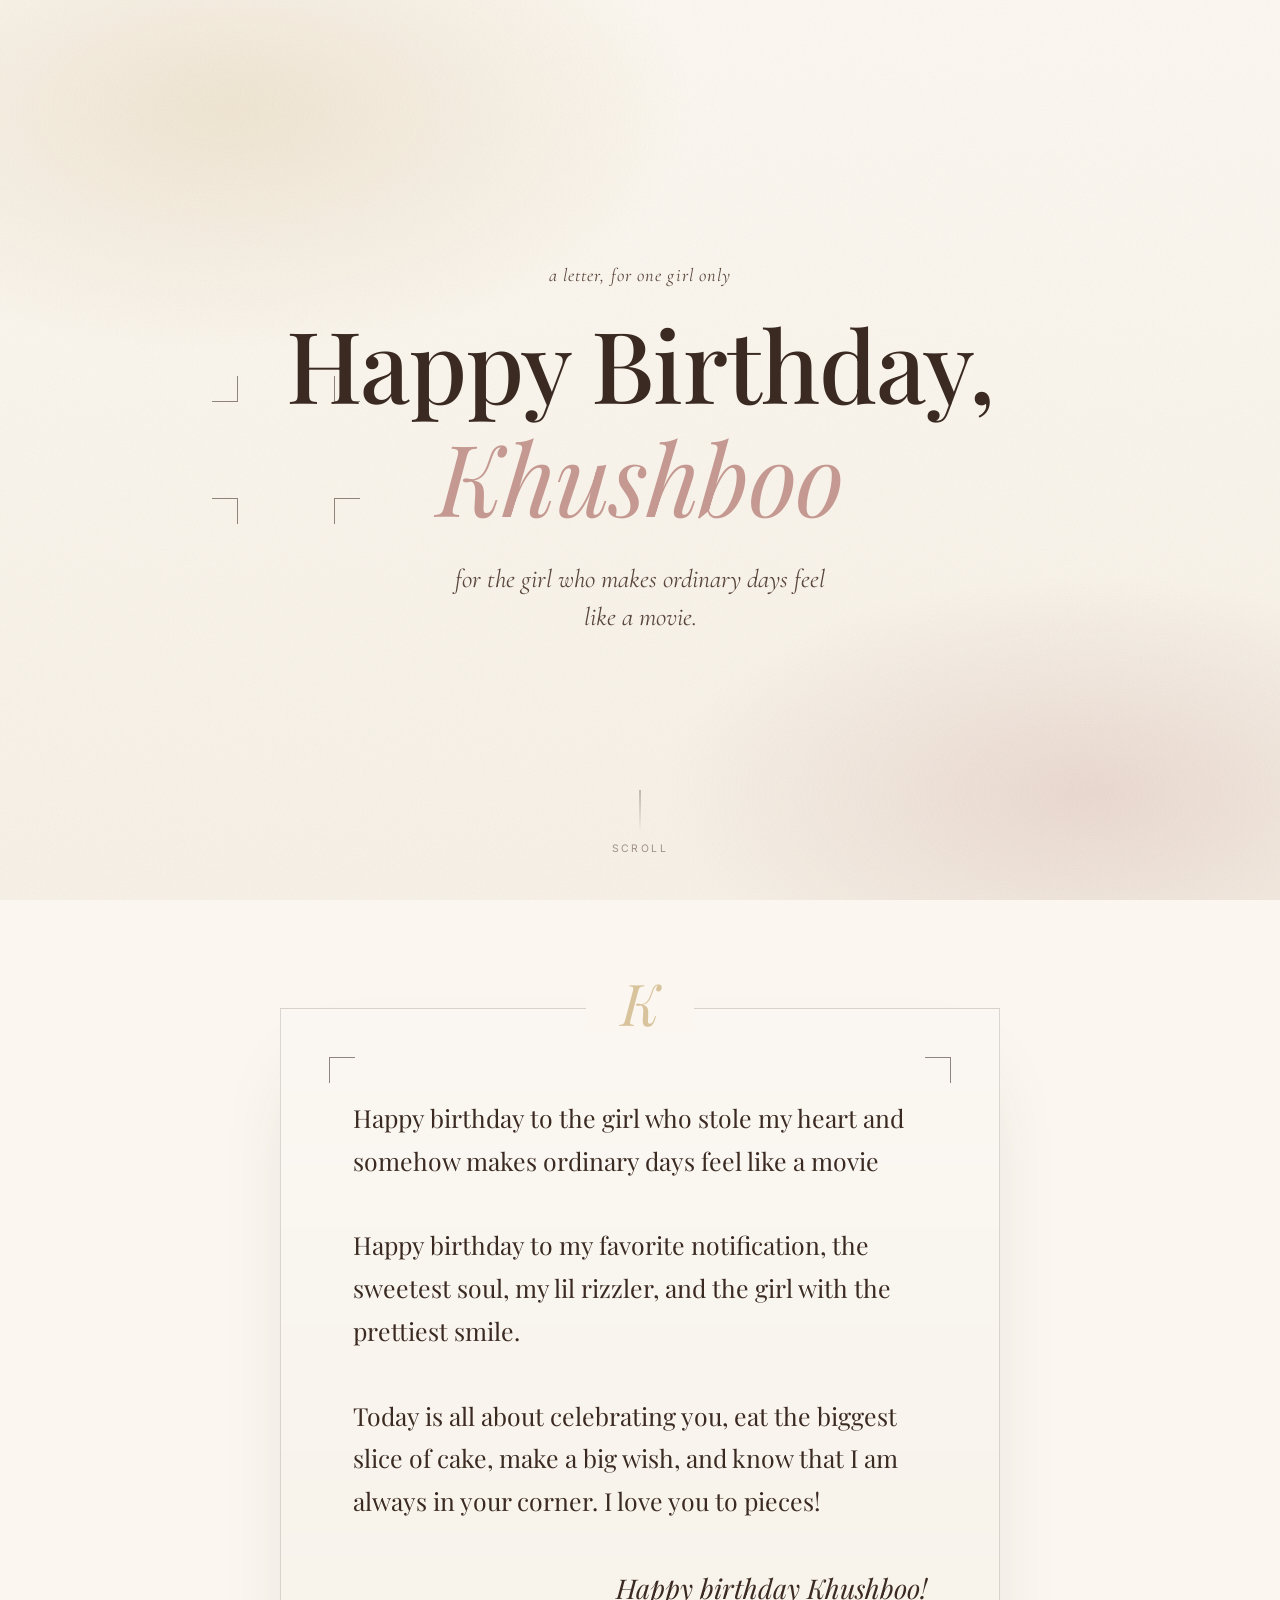
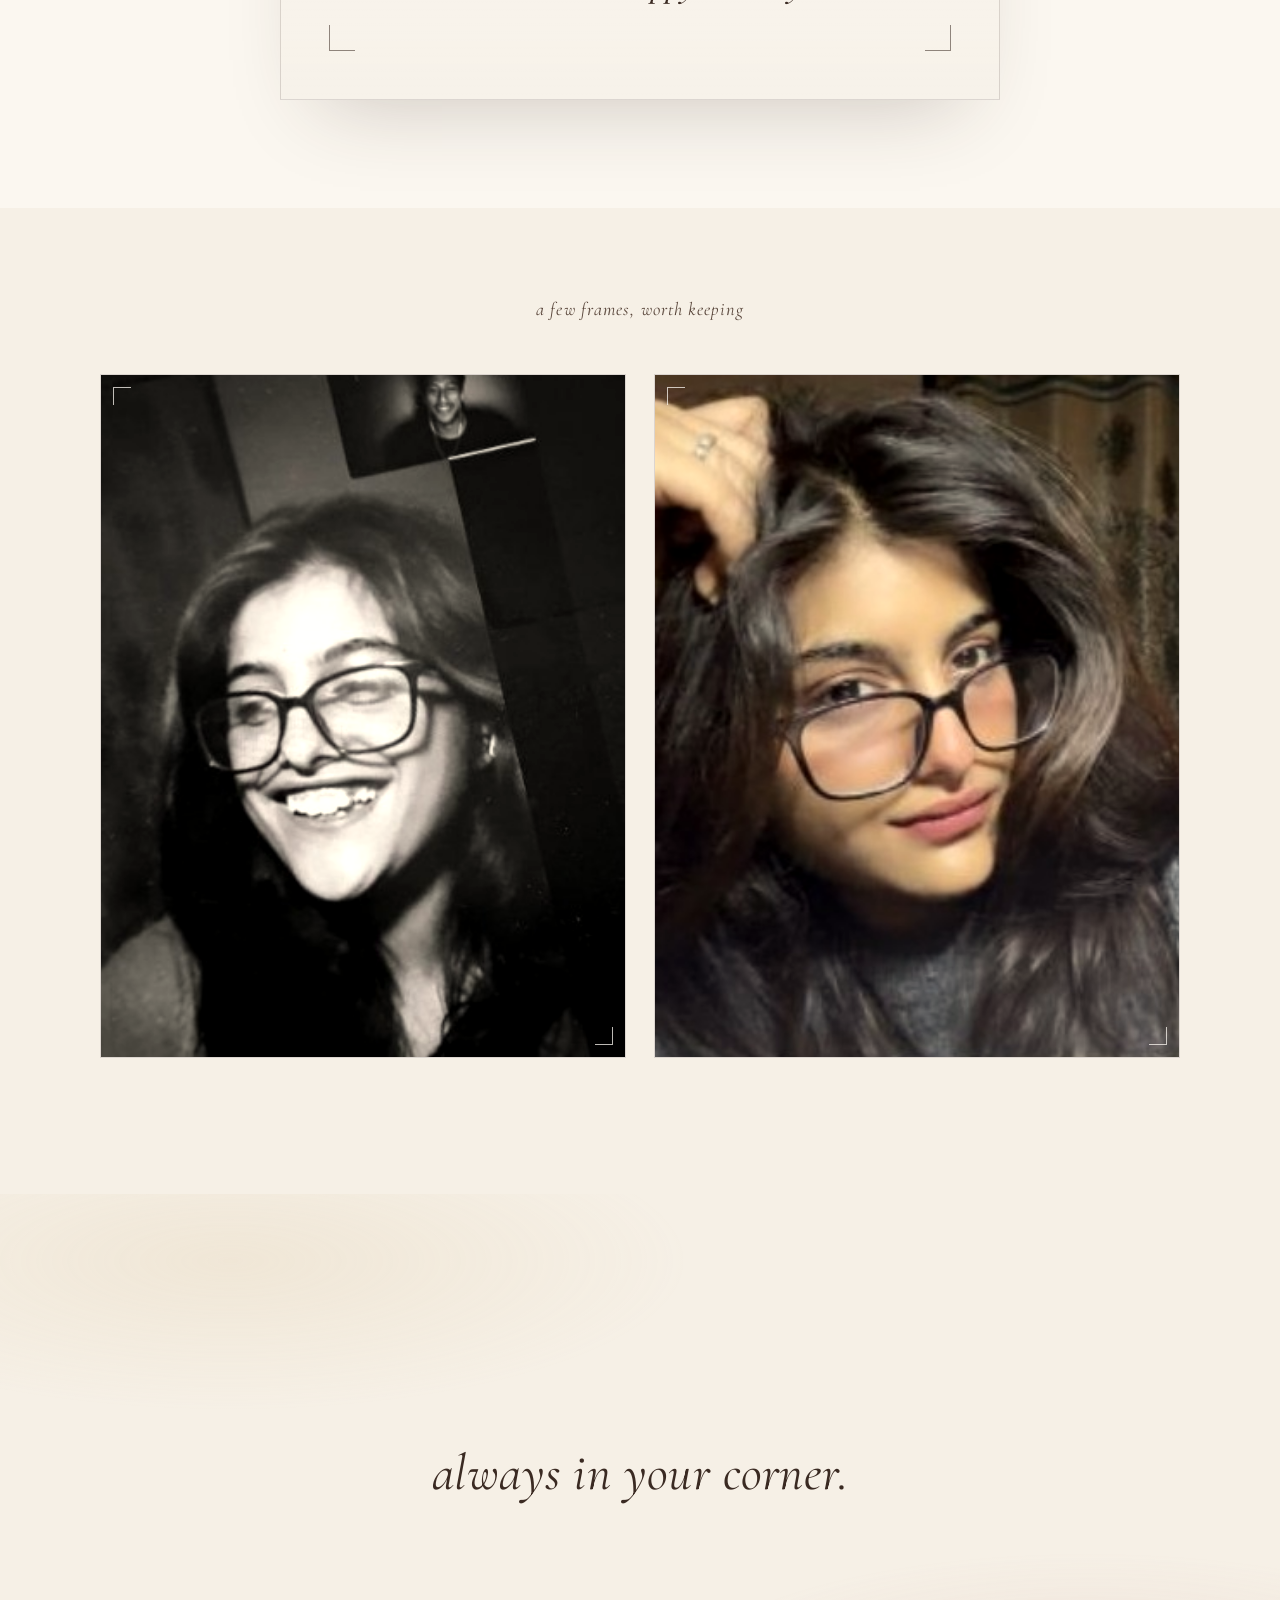
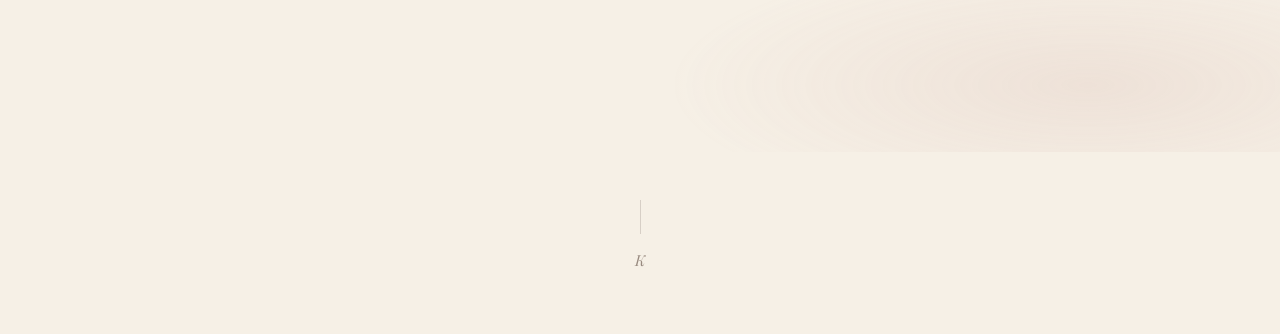
<file: index.html>
<!DOCTYPE html>
<html lang="en">
<head>
<meta charset="UTF-8" />
<meta name="viewport" content="width=device-width, initial-scale=1.0" />
<title>Khushboo</title>
<meta name="description" content="For Khushboo." />

<link rel="preconnect" href="https://fonts.googleapis.com">
<link rel="preconnect" href="https://fonts.gstatic.com" crossorigin>
<link href="https://fonts.googleapis.com/css2?family=Cormorant+Garamond:ital,wght@0,400;0,500;1,400;1,500&family=Playfair+Display:ital,wght@0,400;0,500;0,600;1,500&family=Inter:wght@300;400;500&display=swap" rel="stylesheet">

<link rel="stylesheet" href="style.css" />
<style>
  /* gallery override: two photos only */
  .gallery__grid{
    grid-template-columns: 1fr 1fr;
    grid-template-areas: "tall s1";
  }
  .gallery__item--tall,
  .gallery__item--s1{
    aspect-ratio: 4 / 5.2;
  }
  @media (max-width: 720px){
    .gallery__grid{
      grid-template-columns: 1fr;
      grid-template-areas: "tall" "s1";
    }
  }
</style>
</head>
<body>

<!-- film grain overlay, sits above everything -->
<div class="grain" aria-hidden="true"></div>

<main>

  <!-- ============ HERO ============ -->
  <section class="hero" id="hero">
    <div class="light-leak" aria-hidden="true"></div>

    <div class="frame" aria-hidden="true">
      <span class="corner corner--tl"></span>
      <span class="corner corner--tr"></span>
      <span class="corner corner--bl"></span>
      <span class="corner corner--br"></span>
    </div>

    <div class="hero__content">
      <p class="eyebrow reveal" data-reveal>a letter, for one girl only</p>
      <h1 class="hero__title">
        <span class="reveal" data-reveal>Happy Birthday,</span>
        <span class="reveal reveal--delay-1" data-reveal>Khushboo</span>
      </h1>
      <p class="hero__sub reveal reveal--delay-2" data-reveal>
        for the girl who makes ordinary days feel like a movie.
      </p>
    </div>

    <div class="scrollcue" aria-hidden="true">
      <span class="scrollcue__line"></span>
      <span class="scrollcue__label">scroll</span>
    </div>
  </section>

  <!-- ============ LETTER ============ -->
  <section class="letter" id="letter">
    <div class="letter__frame">
      <span class="corner corner--tl"></span>
      <span class="corner corner--tr"></span>
      <span class="corner corner--bl"></span>
      <span class="corner corner--br"></span>

      <span class="monogram" aria-hidden="true">K</span>

      <div class="letter__body">
        <p class="reveal-line" data-reveal>Happy birthday to the girl who stole my heart and somehow makes ordinary days feel like a movie</p>
        <p class="reveal-line" data-reveal>Happy birthday to my favorite notification, the sweetest soul, my lil rizzler, and the girl with the prettiest smile.</p>
        <p class="reveal-line" data-reveal>Today is all about celebrating you, eat the biggest slice of cake, make a big wish, and know that I am always in your corner. I love you to pieces!</p>
        <p class="reveal-line reveal-line--signoff" data-reveal>Happy birthday Khushboo!</p>
      </div>
    </div>
  </section>

  <!-- ============ GALLERY ============ -->
  <section class="gallery" id="gallery">
    <p class="eyebrow eyebrow--center reveal" data-reveal>a few frames, worth keeping</p>

    <div class="gallery__grid">
      <figure class="gallery__item gallery__item--tall reveal" data-reveal>
        <span class="corner corner--tl"></span>
        <span class="corner corner--br"></span>
        <img src="photo-1.jpg" alt="Khushboo smiling" loading="lazy" />
      </figure>

      <figure class="gallery__item gallery__item--s1 reveal reveal--delay-1" data-reveal>
        <span class="corner corner--tl"></span>
        <span class="corner corner--br"></span>
        <img src="photo-3.jpg" alt="Khushboo" loading="lazy" />
      </figure>
    </div>
  </section>

  <!-- ============ CLOSING ============ -->
  <section class="closing" id="closing">
    <div class="light-leak light-leak--soft" aria-hidden="true"></div>
    <p class="closing__line reveal" data-reveal>always in your corner.</p>
  </section>

  <footer class="footer">
    <span class="footer__rule" aria-hidden="true"></span>
    <span class="footer__mark">K</span>
  </footer>

</main>

<script src="script.js"></script>
</body>
</html>
</file>
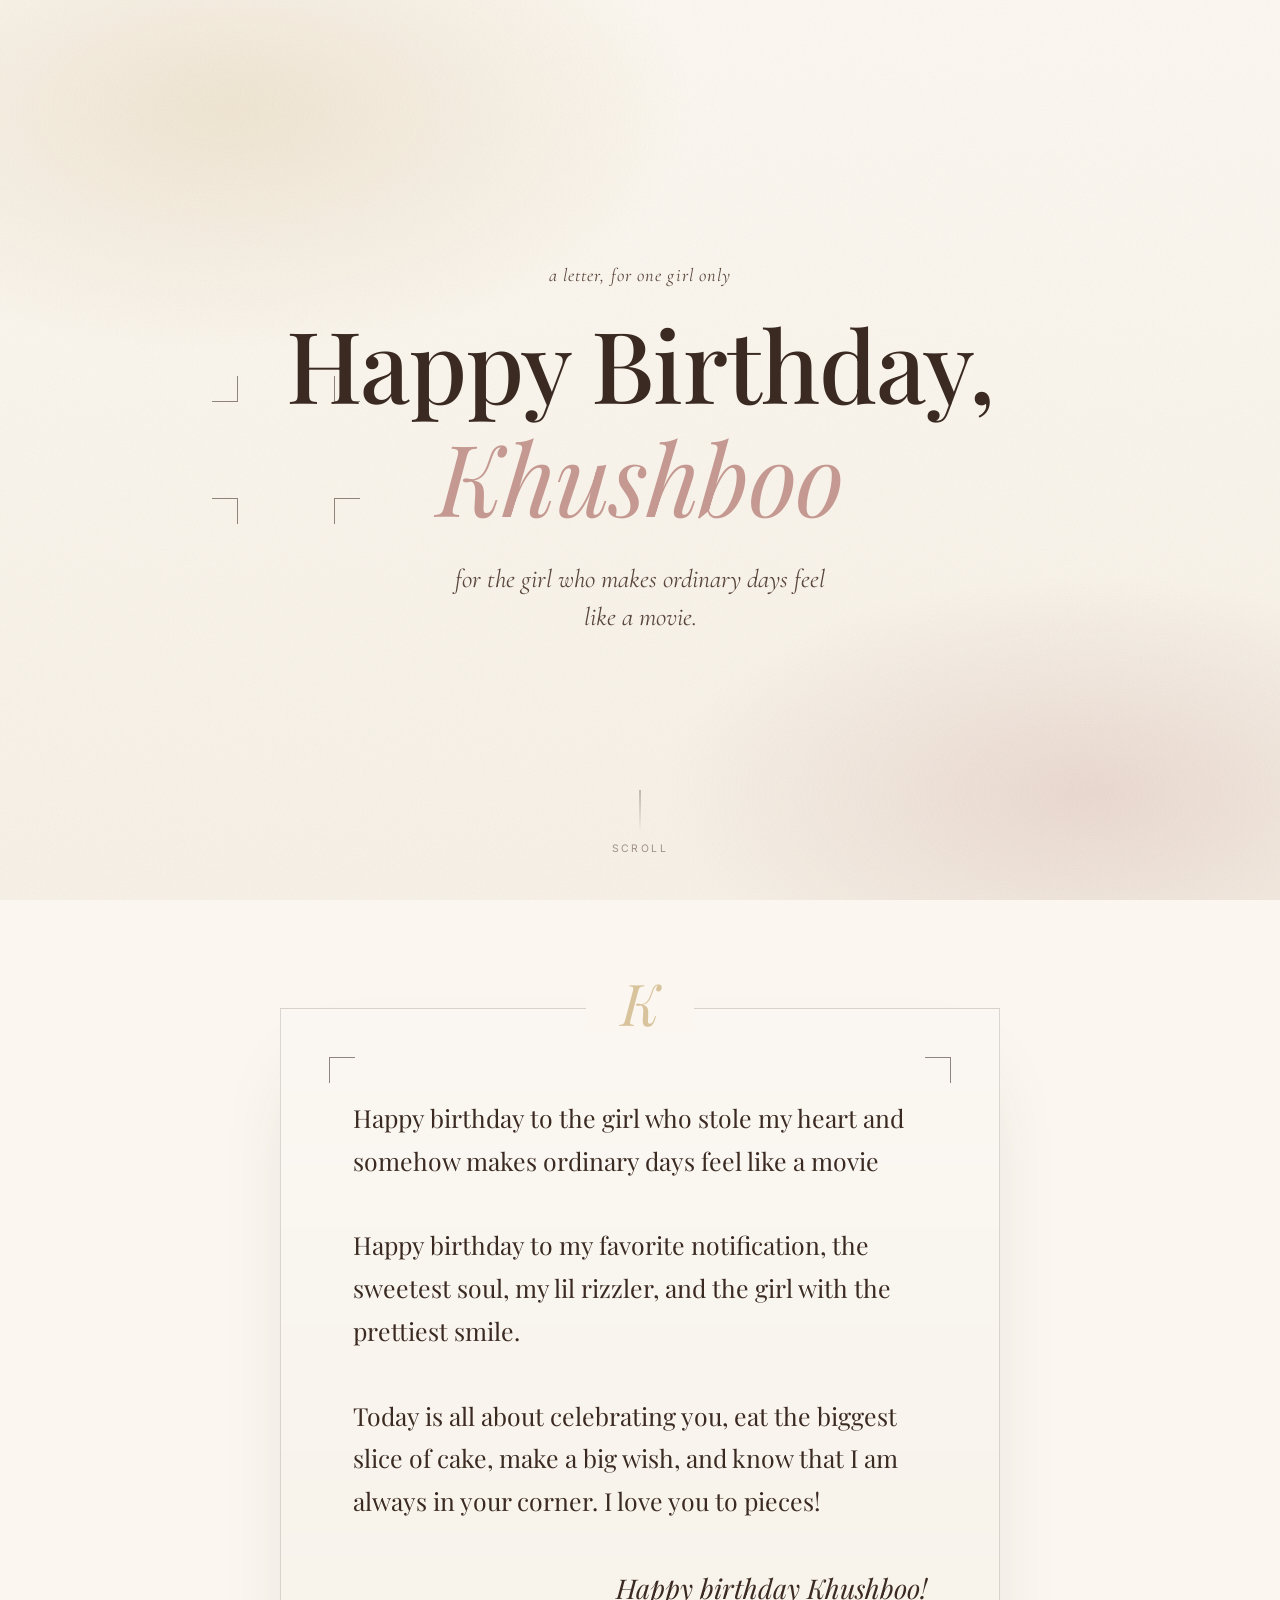
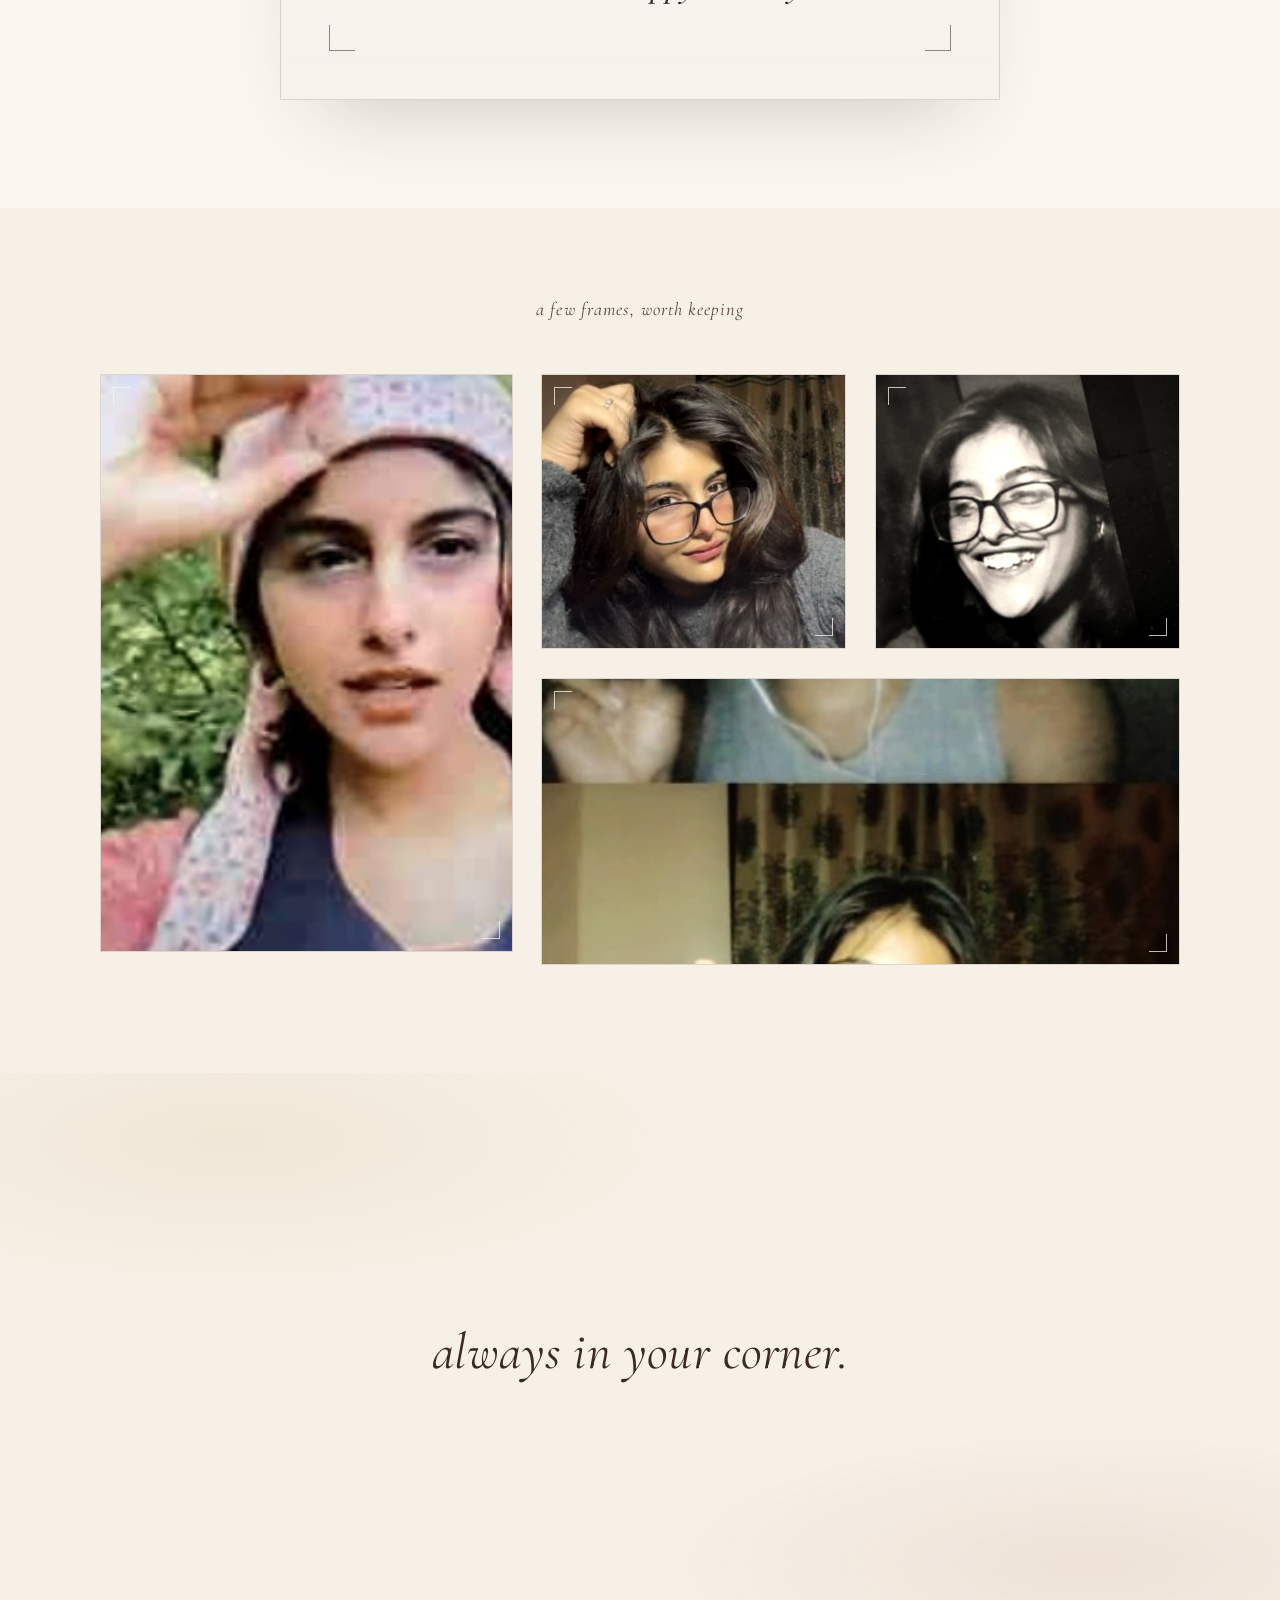
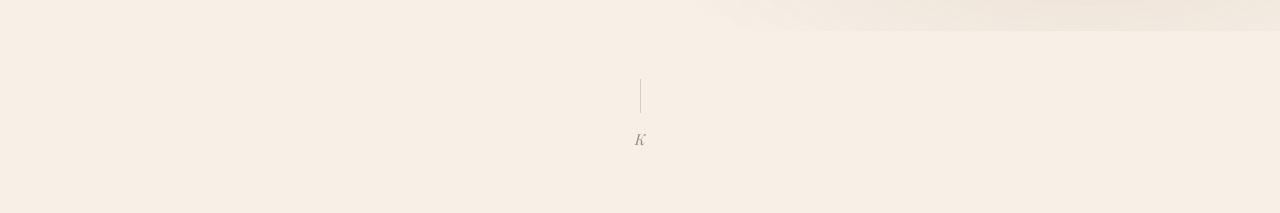
<file: index22.html>
<!DOCTYPE html>
<html lang="en">
<head>
<meta charset="UTF-8" />
<meta name="viewport" content="width=device-width, initial-scale=1.0" />
<title>Khushboo</title>
<meta name="description" content="For Khushboo." />

<link rel="preconnect" href="https://fonts.googleapis.com">
<link rel="preconnect" href="https://fonts.gstatic.com" crossorigin>
<link href="https://fonts.googleapis.com/css2?family=Cormorant+Garamond:ital,wght@0,400;0,500;1,400;1,500&family=Playfair+Display:ital,wght@0,400;0,500;0,600;1,500&family=Inter:wght@300;400;500&display=swap" rel="stylesheet">

<link rel="stylesheet" href="style.css" />
</head>
<body>

<!-- film grain overlay, sits above everything -->
<div class="grain" aria-hidden="true"></div>

<main>

  <!-- ============ HERO ============ -->
  <section class="hero" id="hero">
    <div class="light-leak" aria-hidden="true"></div>

    <div class="frame" aria-hidden="true">
      <span class="corner corner--tl"></span>
      <span class="corner corner--tr"></span>
      <span class="corner corner--bl"></span>
      <span class="corner corner--br"></span>
    </div>

    <div class="hero__content">
      <p class="eyebrow reveal" data-reveal>a letter, for one girl only</p>
      <h1 class="hero__title">
        <span class="reveal" data-reveal>Happy Birthday,</span>
        <span class="reveal reveal--delay-1" data-reveal>Khushboo</span>
      </h1>
      <p class="hero__sub reveal reveal--delay-2" data-reveal>
        for the girl who makes ordinary days feel like a movie.
      </p>
    </div>

    <div class="scrollcue" aria-hidden="true">
      <span class="scrollcue__line"></span>
      <span class="scrollcue__label">scroll</span>
    </div>
  </section>

  <!-- ============ LETTER ============ -->
  <section class="letter" id="letter">
    <div class="letter__frame">
      <span class="corner corner--tl"></span>
      <span class="corner corner--tr"></span>
      <span class="corner corner--bl"></span>
      <span class="corner corner--br"></span>

      <span class="monogram" aria-hidden="true">K</span>

      <div class="letter__body">
        <p class="reveal-line" data-reveal>Happy birthday to the girl who stole my heart and somehow makes ordinary days feel like a movie</p>
        <p class="reveal-line" data-reveal>Happy birthday to my favorite notification, the sweetest soul, my lil rizzler, and the girl with the prettiest smile.</p>
        <p class="reveal-line" data-reveal>Today is all about celebrating you, eat the biggest slice of cake, make a big wish, and know that I am always in your corner. I love you to pieces!</p>
        <p class="reveal-line reveal-line--signoff" data-reveal>Happy birthday Khushboo!</p>
      </div>
    </div>
  </section>

  <!-- ============ GALLERY ============ -->
  <section class="gallery" id="gallery">
    <p class="eyebrow eyebrow--center reveal" data-reveal>a few frames, worth keeping</p>

    <div class="gallery__grid">
      <figure class="gallery__item gallery__item--tall reveal" data-reveal>
        <span class="corner corner--tl"></span>
        <span class="corner corner--br"></span>
        <img src="photo-4.jpg" alt="Khushboo outdoors" loading="lazy" />
      </figure>

      <figure class="gallery__item gallery__item--s1 reveal reveal--delay-1" data-reveal>
        <span class="corner corner--tl"></span>
        <span class="corner corner--br"></span>
        <img src="photo-3.jpg" alt="Khushboo" loading="lazy" />
      </figure>

      <figure class="gallery__item gallery__item--s2 reveal reveal--delay-1" data-reveal>
        <span class="corner corner--tl"></span>
        <span class="corner corner--br"></span>
        <img src="photo-1.jpg" alt="Khushboo smiling" loading="lazy" />
      </figure>

      <figure class="gallery__item gallery__item--wide reveal reveal--delay-2" data-reveal>
        <span class="corner corner--tl"></span>
        <span class="corner corner--br"></span>
        <img src="photo-2.jpg" alt="Khushboo" loading="lazy" />
      </figure>
    </div>
  </section>

  <!-- ============ CLOSING ============ -->
  <section class="closing" id="closing">
    <div class="light-leak light-leak--soft" aria-hidden="true"></div>
    <p class="closing__line reveal" data-reveal>always in your corner.</p>
  </section>

  <footer class="footer">
    <span class="footer__rule" aria-hidden="true"></span>
    <span class="footer__mark">K</span>
  </footer>

</main>

<script src="script.js"></script>
</body>
</html>
</file>
<file: style.css>
/* ============================================================
   TOKENS
   ============================================================ */
:root{
  --ivory: #f6f0e6;
  --cream: #fbf7f0;
  --blush: #e9d7cf;
  --dusty-rose: #c69a92;
  --champagne: #d9c39c;
  --espresso: #3a2a22;
  --espresso-soft: #5a473c;
  --hairline: rgba(58,42,34,0.16);
  --gold-line: rgba(201,166,110,0.55);

  --display: "Playfair Display", "Times New Roman", serif;
  --script: "Cormorant Garamond", "Times New Roman", serif;
  --body: "Inter", -apple-system, BlinkMacSystemFont, sans-serif;

  --ease: cubic-bezier(.22,.7,.2,1);
}

*{ box-sizing: border-box; }

html{
  scroll-behavior: smooth;
}

body{
  margin: 0;
  background: var(--ivory);
  color: var(--espresso);
  font-family: var(--body);
  -webkit-font-smoothing: antialiased;
  -moz-osx-font-smoothing: grayscale;
  overflow-x: hidden;
}

@media (prefers-reduced-motion: reduce){
  *{ animation-duration: 0.01ms !important; animation-iteration-count: 1 !important; transition-duration: 0.01ms !important; scroll-behavior: auto !important; }
}

:focus-visible{
  outline: 1px solid var(--dusty-rose);
  outline-offset: 4px;
}

/* ============================================================
   GRAIN + LIGHT LEAK (shared atmosphere)
   ============================================================ */
.grain{
  position: fixed;
  inset: 0;
  z-index: 50;
  pointer-events: none;
  opacity: 0.05;
  mix-blend-mode: multiply;
  background-image: url("data:image/svg+xml,%3Csvg xmlns='http://www.w3.org/2000/svg' width='120' height='120'%3E%3Cfilter id='n'%3E%3CfeTurbulence type='fractalNoise' baseFrequency='0.9' numOctaves='2' stitchTiles='stitch'/%3E%3C/filter%3E%3Crect width='100%25' height='100%25' filter='url(%23n)'/%3E%3C/svg%3E");
  background-size: 220px 220px;
}

.light-leak{
  position: absolute;
  inset: 0;
  z-index: 0;
  pointer-events: none;
  background:
    radial-gradient(ellipse 60% 45% at 18% 12%, rgba(217,195,156,0.35), transparent 60%),
    radial-gradient(ellipse 55% 40% at 85% 88%, rgba(198,154,146,0.28), transparent 60%);
  animation: drift 22s ease-in-out infinite alternate;
}
.light-leak--soft{ opacity: 0.6; }

@keyframes drift{
  0%   { transform: translate3d(0,0,0) scale(1); }
  100% { transform: translate3d(-1.5%, 1%, 0) scale(1.04); }
}

/* ============================================================
   FRAME CORNERS — the signature motif (viewfinder / film-slate marks)
   ============================================================ */
.frame, .letter__frame{
  position: relative;
}
.corner{
  position: absolute;
  width: 26px;
  height: 26px;
  z-index: 3;
  opacity: 0.55;
}
.corner--tl{ top: clamp(18px, 4vw, 48px); left: clamp(18px, 4vw, 48px); border-top: 1px solid var(--espresso); border-left: 1px solid var(--espresso); }
.corner--tr{ top: clamp(18px, 4vw, 48px); right: clamp(18px, 4vw, 48px); border-top: 1px solid var(--espresso); border-right: 1px solid var(--espresso); }
.corner--bl{ bottom: clamp(18px, 4vw, 48px); left: clamp(18px, 4vw, 48px); border-bottom: 1px solid var(--espresso); border-left: 1px solid var(--espresso); }
.corner--br{ bottom: clamp(18px, 4vw, 48px); right: clamp(18px, 4vw, 48px); border-bottom: 1px solid var(--espresso); border-right: 1px solid var(--espresso); }

/* ============================================================
   HERO
   ============================================================ */
.hero{
  position: relative;
  min-height: 100svh;
  display: flex;
  align-items: center;
  justify-content: center;
  text-align: center;
  overflow: hidden;
  background:
    linear-gradient(180deg, var(--cream) 0%, var(--ivory) 100%);
  padding: 0 6vw;
}

.hero__content{
  position: relative;
  z-index: 2;
  max-width: 900px;
}

.eyebrow{
  font-family: var(--script);
  font-style: italic;
  font-size: clamp(0.95rem, 1.6vw, 1.15rem);
  color: var(--espresso-soft);
  letter-spacing: 0.06em;
  margin: 0 0 1.6rem;
}

.hero__title{
  margin: 0;
  font-family: var(--display);
  font-weight: 500;
  font-size: clamp(2.6rem, 8vw, 6.2rem);
  line-height: 1.06;
  letter-spacing: -0.01em;
  color: var(--espresso);
}
.hero__title span{ display: block; }
.hero__title span:last-child{
  font-style: italic;
  font-weight: 400;
  color: var(--dusty-rose);
  margin-top: 0.08em;
}

.hero__sub{
  margin: 1.9rem auto 0;
  max-width: 34ch;
  font-family: var(--script);
  font-style: italic;
  font-weight: 400;
  font-size: clamp(1.15rem, 2.4vw, 1.6rem);
  line-height: 1.5;
  color: var(--espresso-soft);
}

.scrollcue{
  position: absolute;
  left: 50%;
  bottom: clamp(24px, 5vh, 48px);
  transform: translateX(-50%);
  z-index: 2;
  display: flex;
  flex-direction: column;
  align-items: center;
  gap: 10px;
  opacity: 0.55;
}
.scrollcue__line{
  width: 1px;
  height: 42px;
  background: linear-gradient(180deg, var(--espresso), transparent);
  animation: cue 2.6s ease-in-out infinite;
}
.scrollcue__label{
  font-family: var(--body);
  font-size: 0.65rem;
  letter-spacing: 0.24em;
  text-transform: uppercase;
  color: var(--espresso-soft);
}
@keyframes cue{
  0%,100%{ transform: scaleY(1); opacity: 0.5; }
  50%{ transform: scaleY(0.6); opacity: 1; }
}

/* ============================================================
   LETTER SECTION
   ============================================================ */
.letter{
  position: relative;
  padding: clamp(5rem, 12vh, 9rem) 6vw;
  background: var(--cream);
  display: flex;
  justify-content: center;
}

.letter__frame{
  position: relative;
  width: min(720px, 100%);
  padding: clamp(3.2rem, 8vw, 5.5rem) clamp(1.8rem, 6vw, 4.5rem);
  background:
    linear-gradient(180deg, rgba(255,255,255,0.5), rgba(255,255,255,0.15)),
    var(--ivory);
  border: 1px solid var(--hairline);
  box-shadow: 0 40px 80px -40px rgba(58,42,34,0.25);
}

.monogram{
  position: absolute;
  top: clamp(-2.2rem, -5vw, -3.4rem);
  left: 50%;
  transform: translateX(-50%);
  font-family: var(--display);
  font-style: italic;
  font-size: clamp(2.6rem, 6vw, 3.6rem);
  color: var(--champagne);
  background: var(--cream);
  padding: 0 0.6em;
  line-height: 1;
}

.letter__body p{
  font-family: var(--display);
  font-weight: 400;
  font-size: clamp(1.15rem, 2.3vw, 1.55rem);
  line-height: 1.72;
  color: var(--espresso);
  margin: 0 0 1.7em;
}
.letter__body p:last-child{ margin-bottom: 0; }

.reveal-line--signoff{
  font-style: italic;
  color: var(--dusty-rose);
  text-align: right;
  font-size: clamp(1.25rem, 2.6vw, 1.7rem) !important;
}

/* ============================================================
   GALLERY
   ============================================================ */
.gallery{
  position: relative;
  padding: clamp(4rem, 10vh, 7rem) 6vw clamp(5rem, 12vh, 8rem);
  background: var(--ivory);
}

.eyebrow--center{
  text-align: center;
  margin-bottom: clamp(2.4rem, 6vh, 3.6rem);
}

.gallery__grid{
  max-width: 1080px;
  margin: 0 auto;
  display: grid;
  grid-template-columns: 1.15fr 0.85fr 0.85fr;
  grid-template-rows: auto auto;
  grid-template-areas:
    "tall s1 s2"
    "tall wide wide";
  gap: clamp(1rem, 2.4vw, 1.8rem);
}

.gallery__item{
  position: relative;
  margin: 0;
  overflow: hidden;
  background: var(--cream);
  border: 1px solid var(--hairline);
}

.gallery__item img{
  display: block;
  width: 100%;
  height: 100%;
  object-fit: cover;
  filter: sepia(0.22) saturate(1.05) contrast(1.02);
  transform: scale(1.01);
  transition: transform 1.4s var(--ease), filter 1.4s var(--ease);
}

.gallery__item:hover img{
  transform: scale(1.055);
  filter: sepia(0.1) saturate(1.1) contrast(1.03);
}

.gallery__item .corner{
  width: 18px;
  height: 18px;
  opacity: 0.75;
  z-index: 2;
}
.gallery__item .corner--tl{ top: 12px; left: 12px; border-color: var(--cream); }
.gallery__item .corner--br{ bottom: 12px; right: 12px; border-color: var(--cream); }

.gallery__item--tall{
  grid-area: tall;
  aspect-ratio: 4 / 5.6;
}

.gallery__item--s1{
  grid-area: s1;
  aspect-ratio: 4 / 3.6;
}

.gallery__item--s2{
  grid-area: s2;
  aspect-ratio: 4 / 3.6;
}

.gallery__item--wide{
  grid-area: wide;
  aspect-ratio: 8 / 3.6;
}

@media (max-width: 720px){
  .gallery__grid{
    grid-template-columns: 1fr;
    grid-template-areas:
      "tall"
      "s1"
      "s2"
      "wide";
  }
  .gallery__item--tall,
  .gallery__item--s1,
  .gallery__item--s2,
  .gallery__item--wide{
    aspect-ratio: 4 / 3.6;
  }
}

/* ============================================================
   CLOSING
   ============================================================ */
.closing{
  position: relative;
  min-height: 62svh;
  display: flex;
  align-items: center;
  justify-content: center;
  text-align: center;
  overflow: hidden;
  background: var(--ivory);
  padding: 6vw;
}

.closing__line{
  position: relative;
  z-index: 2;
  margin: 0;
  font-family: var(--script);
  font-style: italic;
  font-weight: 400;
  font-size: clamp(1.8rem, 5vw, 3.2rem);
  color: var(--espresso);
  letter-spacing: 0.01em;
}

/* ============================================================
   FOOTER
   ============================================================ */
.footer{
  display: flex;
  flex-direction: column;
  align-items: center;
  gap: 1rem;
  padding: 3rem 0 4rem;
  background: var(--ivory);
}
.footer__rule{
  width: 1px;
  height: 34px;
  background: var(--hairline);
}
.footer__mark{
  font-family: var(--display);
  font-style: italic;
  font-size: 0.95rem;
  color: var(--espresso-soft);
  opacity: 0.6;
}

/* ============================================================
   SCROLL REVEALS
   ============================================================ */
[data-reveal]{
  opacity: 0;
  transform: translateY(18px);
  transition: opacity 1.1s var(--ease), transform 1.1s var(--ease);
}
[data-reveal].is-visible{
  opacity: 1;
  transform: translateY(0);
}
.reveal--delay-1[data-reveal].is-visible{ transition-delay: 0.15s; }
.reveal--delay-2[data-reveal].is-visible{ transition-delay: 0.32s; }

.letter__body .reveal-line[data-reveal]{ transition-duration: 0.9s; }
.letter__body p:nth-child(1)[data-reveal].is-visible{ transition-delay: 0s; }
.letter__body p:nth-child(2)[data-reveal].is-visible{ transition-delay: 0.12s; }
.letter__body p:nth-child(3)[data-reveal].is-visible{ transition-delay: 0.24s; }
.letter__body p:nth-child(4)[data-reveal].is-visible{ transition-delay: 0.36s; }

/* ============================================================
   RESPONSIVE
   ============================================================ */
@media (max-width: 520px){
  .corner{ width: 18px; height: 18px; }
  .letter__frame{ padding: 3.4rem 1.4rem; }
}
</file>
